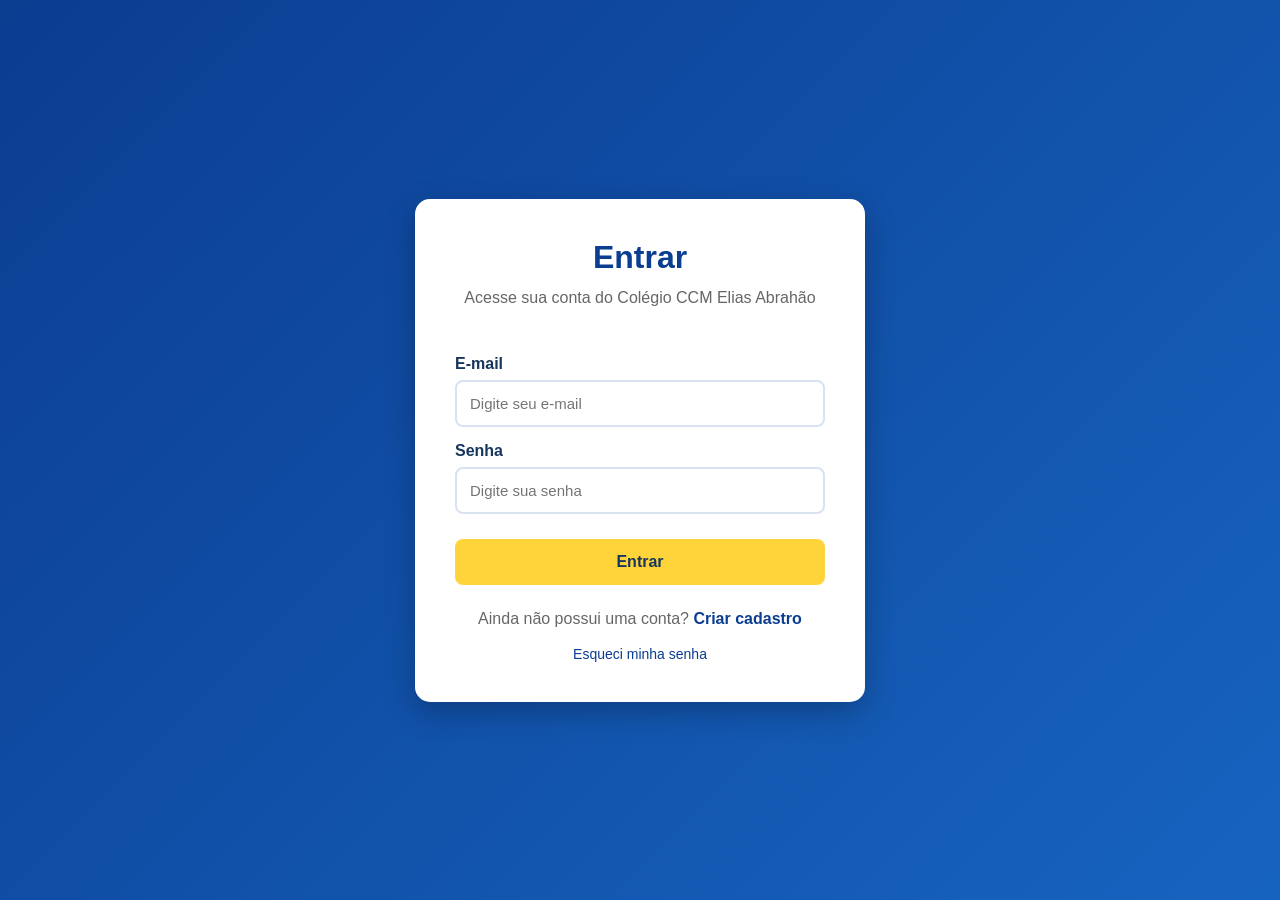
<file: index.html>
<!DOCTYPE html>
<html lang="pt-br">

<head>
    <meta charset="UTF-8">
    <meta name="viewport" content="width=device-width, initial-scale=1.0">

    <title>Entrar - Colégio CCM Elias Abrahão</title>

    <link rel="stylesheet" href="login.css">
</head>

<body>

    <div class="container">

        <div class="login">

            <h1>Entrar</h1>

            <p class="subtitulo">
                Acesse sua conta do Colégio CCM Elias Abrahão
            </p>


            <form>

                <label for="email">
                    E-mail
                </label>

                <input
                    type="email"
                    id="email"
                    placeholder="Digite seu e-mail"
                    required
                >


                <label for="senha">
                    Senha
                </label>

                <input
                    type="password"
                    id="senha"
                    placeholder="Digite sua senha"
                    required
                >


                <button type="submit">
                    Entrar
                </button>

            </form>


            <p class="cadastro">
                Ainda não possui uma conta?

                <a href="index.html">
                    Criar cadastro
                </a>
            </p>


            <a href="#" class="esqueci">
                Esqueci minha senha
            </a>
           
            

        </div>

    </div>

</body>
</html>
</file>
<file: login.css>
* {
    margin: 0;
    padding: 0;
    box-sizing: border-box;
}

body {
    font-family: Arial, Helvetica, sans-serif;

    background: linear-gradient(
        135deg,
        #0b3d91,
        #1764c0
    );

    min-height: 100vh;

    display: flex;
    justify-content: center;
    align-items: center;
}


/* CAIXA DE LOGIN */

.container {
    width: 100%;
    padding: 20px;
}

.login {
    background-color: white;

    width: 100%;
    max-width: 450px;

    margin: auto;

    padding: 40px;

    border-radius: 15px;

    box-shadow:
        0 10px 30px rgba(0, 0, 0, 0.25);
}


/* TÍTULO */

.login h1 {
    text-align: center;

    color: #0b3d91;

    font-size: 32px;

    margin-bottom: 10px;
}

.subtitulo {
    text-align: center;

    color: #666;

    line-height: 1.5;

    margin-bottom: 30px;
}


/* FORMULÁRIO */

form {
    display: flex;

    flex-direction: column;
}

label {
    color: #17365d;

    font-weight: bold;

    margin-bottom: 7px;

    margin-top: 15px;
}

input {
    width: 100%;

    padding: 13px;

    border: 2px solid #d9e2f0;

    border-radius: 8px;

    outline: none;

    font-size: 15px;

    transition: 0.3s;
}

input:focus {
    border-color: #0b3d91;

    box-shadow:
        0 0 5px rgba(11, 61, 145, 0.25);
}


/* BOTÃO */

button {
    margin-top: 25px;

    padding: 14px;

    border: none;

    border-radius: 8px;

    background-color: #ffd43b;

    color: #17365d;

    font-size: 16px;

    font-weight: bold;

    cursor: pointer;

    transition: 0.3s;
}

button:hover {
    background-color: #f2b900;

    transform: translateY(-2px);
}


/* LINK PARA CADASTRO */

.cadastro {
    text-align: center;

    margin-top: 25px;

    color: #666;
}

.cadastro a {
    color: #0b3d91;

    font-weight: bold;

    text-decoration: none;
}

.cadastro a:hover {
    color: #f2b900;
}


/* ESQUECI A SENHA */

.esqueci {
    display: block;

    text-align: center;

    margin-top: 18px;

    color: #0b3d91;

    font-size: 14px;

    text-decoration: none;
}

.esqueci:hover {
    color: #f2b900;
}


/* CELULAR */

@media (max-width: 500px) {

    .login {
        padding: 30px 25px;
    }

    .login h1 {
        font-size: 28px;
    }
}
</file>
